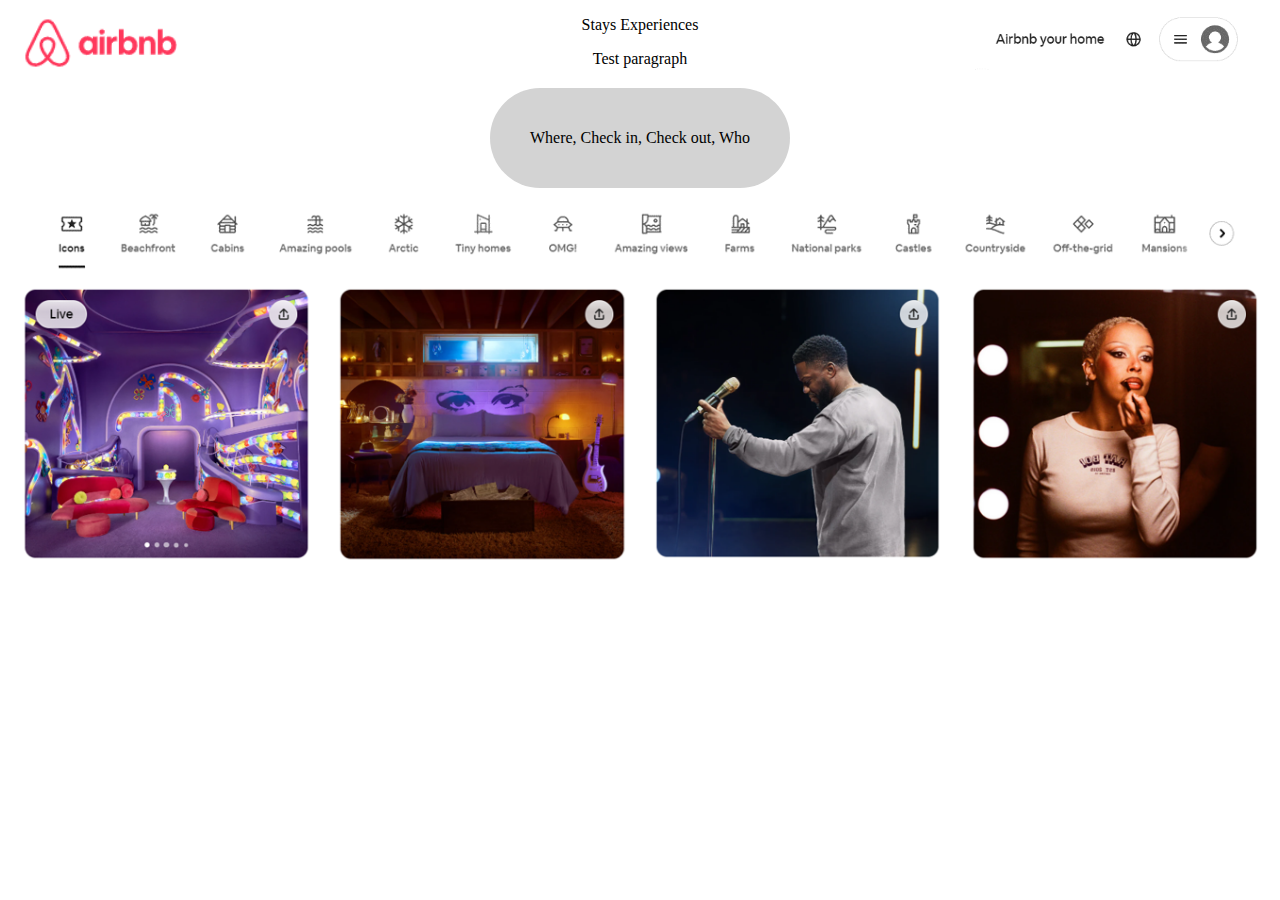
<file: School_Of_Code_Project/css/index.html>
﻿<!DOCTYPE html>
<html>
<head>
    <meta charset="utf-8" />
    <title></title>
    <link rel="stylesheet" href="style.css">
</head>
<body>
    <!--<h1 style="color: red;">airbnb</h1>-->
    <p>Stays Experiences</p>
    <p>Test paragraph</p>
    <img src="Image_Logo.png" class="top-left-image">
    <img src="Profile_Logo.png" class="top-right-image">
    <div class="circular-text-box">Where, Check in, Check out, Who</div>
    <img src="Page_Icons.png" class="centered-image">

    <div class="image-row">
        <div class="image-wrapper">
            <img src="Bottom_Icon1.png" class="image_size">
        </div>
        <div class="image-wrapper">
            <img src="Bottom_Icon2.png" class="image_size"">
        </div>
        <div class="image-wrapper">
            <img src="Bottom_Icon3.png" class="image_size">
        </div>
        <div class="image-wrapper">
            <img src="Bottom_Icon4.png" class="image_size"">
        </div>
    </div>
</body>
</html>
</file>
<file: School_Of_Code_Project/css/style.css>
﻿body {
    background-color: white;
}

hl {
    font-family: Augustus;
    font-size: 24px;
    text-align: left;
    color: red;
}

p {
    text-align: center;
    align-items: center;
}

.circular-text-box {
    width: 300px;
    height: 100px;
    background-color: lightgray;
    color: black;
    border-radius: 50px;
    display: flex;
    justify-content: center;
    align-items: center;
    text-align: center;
    font-size: 16px;
    margin: 20px auto;
}

img {
    width: 200px;
    height: auto;
    margin: 20px;
}

.top-left-image {
    position: absolute;
    top: 0;
    left: 0;
    width: 200px;
    height: auto;
    margin: 10px;
}

.top-right-image {
    position: absolute;
    top: 0;
    right: 0;
    width: 300px;
    height: auto;
    margin: 10px;
}

.centered-image {
    text-align: center;
    max-width: 100%;
    width: 1200px;
    height: auto;
    display: block;
    margin: 0 auto;
}

.image-row {
    display: flex;
    justify-content: center;
}

.image-wrapper {
    margin: 10px;
    max-width: 100%;
    height: auto;
    display: block;
}

.image_size {
    text-align: center;
    max-width: 100%;
    width: 300px;
    height: auto;
    display: block;
    margin: 0 auto;
}
</file>
